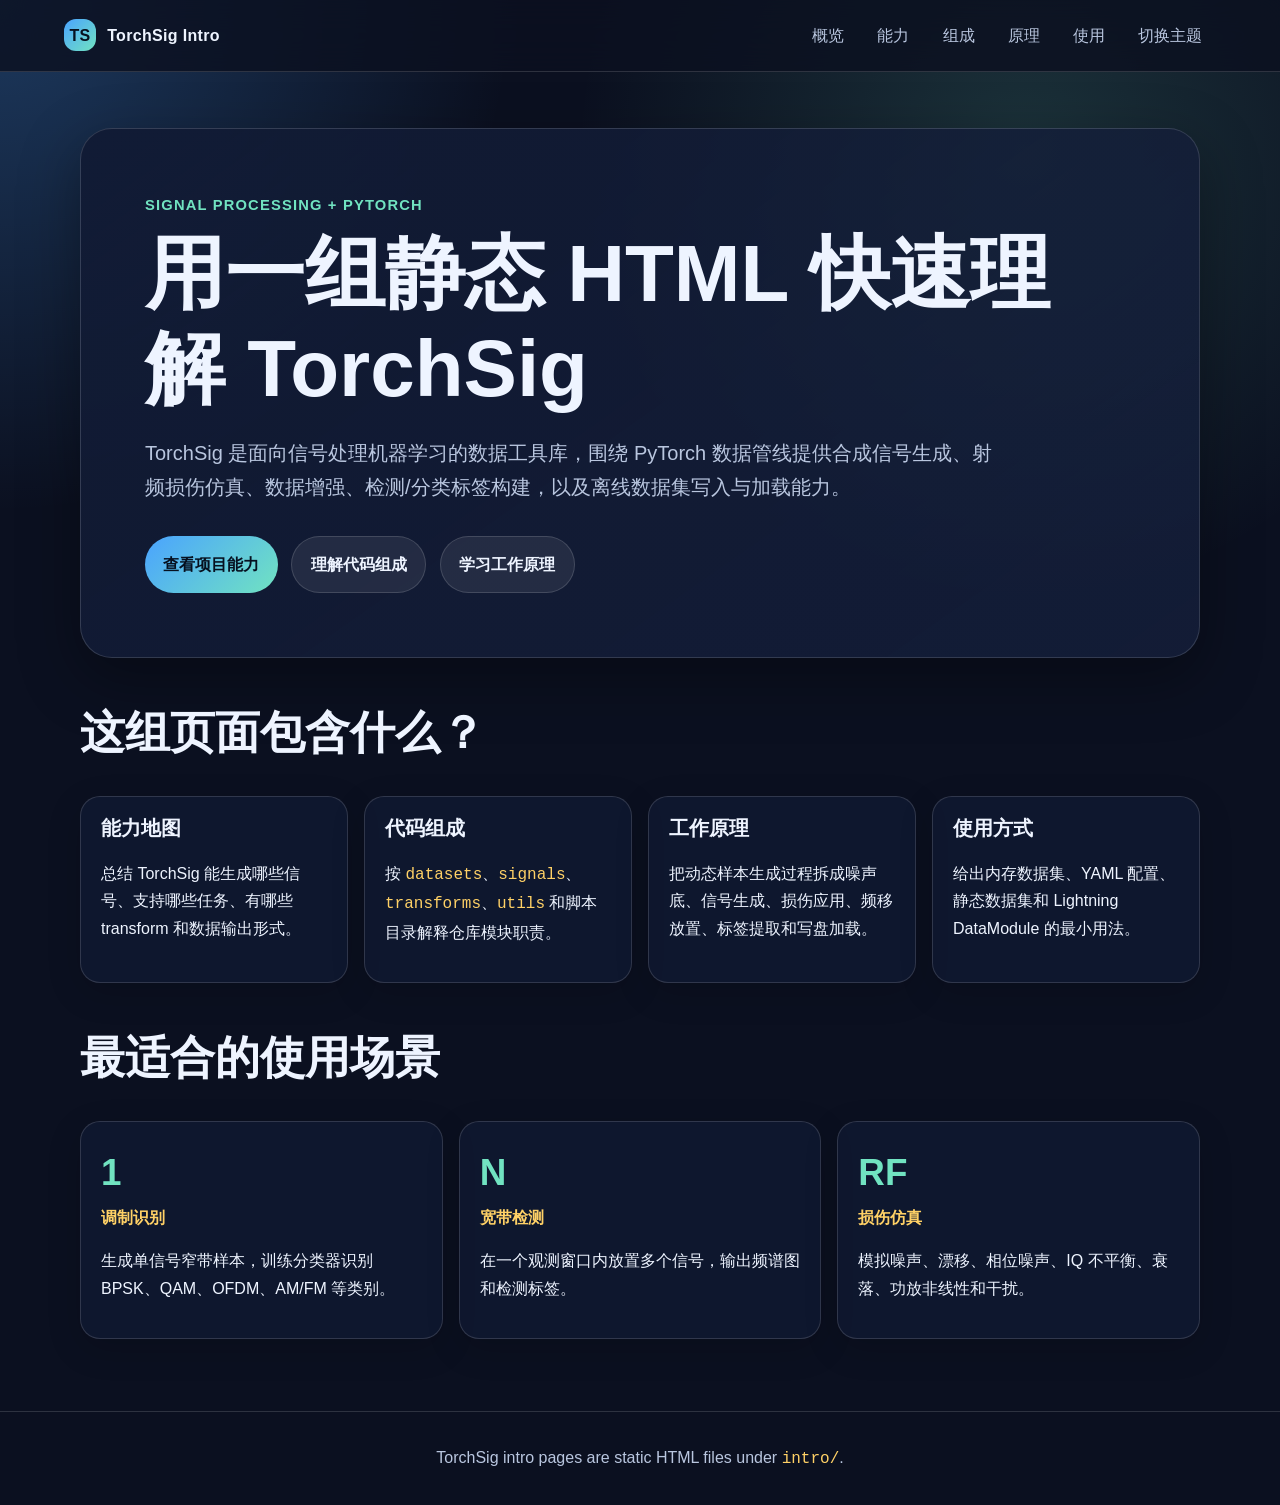
<file: intro/index.html>
<!doctype html>
<html lang="zh-CN">
<head>
  <meta charset="utf-8">
  <meta name="viewport" content="width=device-width, initial-scale=1">
  <title>TorchSig 项目介绍 | 概览</title>
  <meta name="description" content="TorchSig 项目能力、组成和工作原理的中文 HTML 介绍。">
  <link rel="stylesheet" href="assets/style.css">
</head>
<body>
<nav class="nav" aria-label="TorchSig intro navigation">
  <a class="brand" href="index.html"><span class="brand-mark">TS</span><span>TorchSig Intro</span></a>
  <div class="nav-links">
    <a href="index.html">概览</a>
    <a href="capabilities.html">能力</a>
    <a href="architecture.html">组成</a>
    <a href="workflow.html">原理</a>
    <a href="usage.html">使用</a>
    <button class="theme-toggle" type="button" data-theme-toggle>切换主题</button>
  </div>
</nav>
<main>
  <section class="hero">
    <div class="eyebrow">Signal Processing + PyTorch</div>
    <h1>用一组静态 HTML 快速理解 TorchSig</h1>
    <p class="lead">TorchSig 是面向信号处理机器学习的数据工具库，围绕 PyTorch 数据管线提供合成信号生成、射频损伤仿真、数据增强、检测/分类标签构建，以及离线数据集写入与加载能力。</p>
    <div class="actions">
      <a class="button primary" href="capabilities.html">查看项目能力</a>
      <a class="button" href="architecture.html">理解代码组成</a>
      <a class="button" href="workflow.html">学习工作原理</a>
    </div>
  </section>

  <section>
    <h2>这组页面包含什么？</h2>
    <div class="grid">
      <article class="card">
        <h3>能力地图</h3>
        <p>总结 TorchSig 能生成哪些信号、支持哪些任务、有哪些 transform 和数据输出形式。</p>
      </article>
      <article class="card">
        <h3>代码组成</h3>
        <p>按 <code>datasets</code>、<code>signals</code>、<code>transforms</code>、<code>utils</code> 和脚本目录解释仓库模块职责。</p>
      </article>
      <article class="card">
        <h3>工作原理</h3>
        <p>把动态样本生成过程拆成噪声底、信号生成、损伤应用、频移放置、标签提取和写盘加载。</p>
      </article>
      <article class="card">
        <h3>使用方式</h3>
        <p>给出内存数据集、YAML 配置、静态数据集和 Lightning DataModule 的最小用法。</p>
      </article>
    </div>
  </section>

  <section>
    <h2>最适合的使用场景</h2>
    <div class="grid">
      <div class="card"><div class="kpi">1</div><strong>调制识别</strong><p>生成单信号窄带样本，训练分类器识别 BPSK、QAM、OFDM、AM/FM 等类别。</p></div>
      <div class="card"><div class="kpi">N</div><strong>宽带检测</strong><p>在一个观测窗口内放置多个信号，输出频谱图和检测标签。</p></div>
      <div class="card"><div class="kpi">RF</div><strong>损伤仿真</strong><p>模拟噪声、漂移、相位噪声、IQ 不平衡、衰落、功放非线性和干扰。</p></div>
    </div>
  </section>
</main>
<footer class="footer">TorchSig intro pages are static HTML files under <code>intro/</code>.</footer>
<script src="assets/main.js"></script>
</body>
</html>
</file>
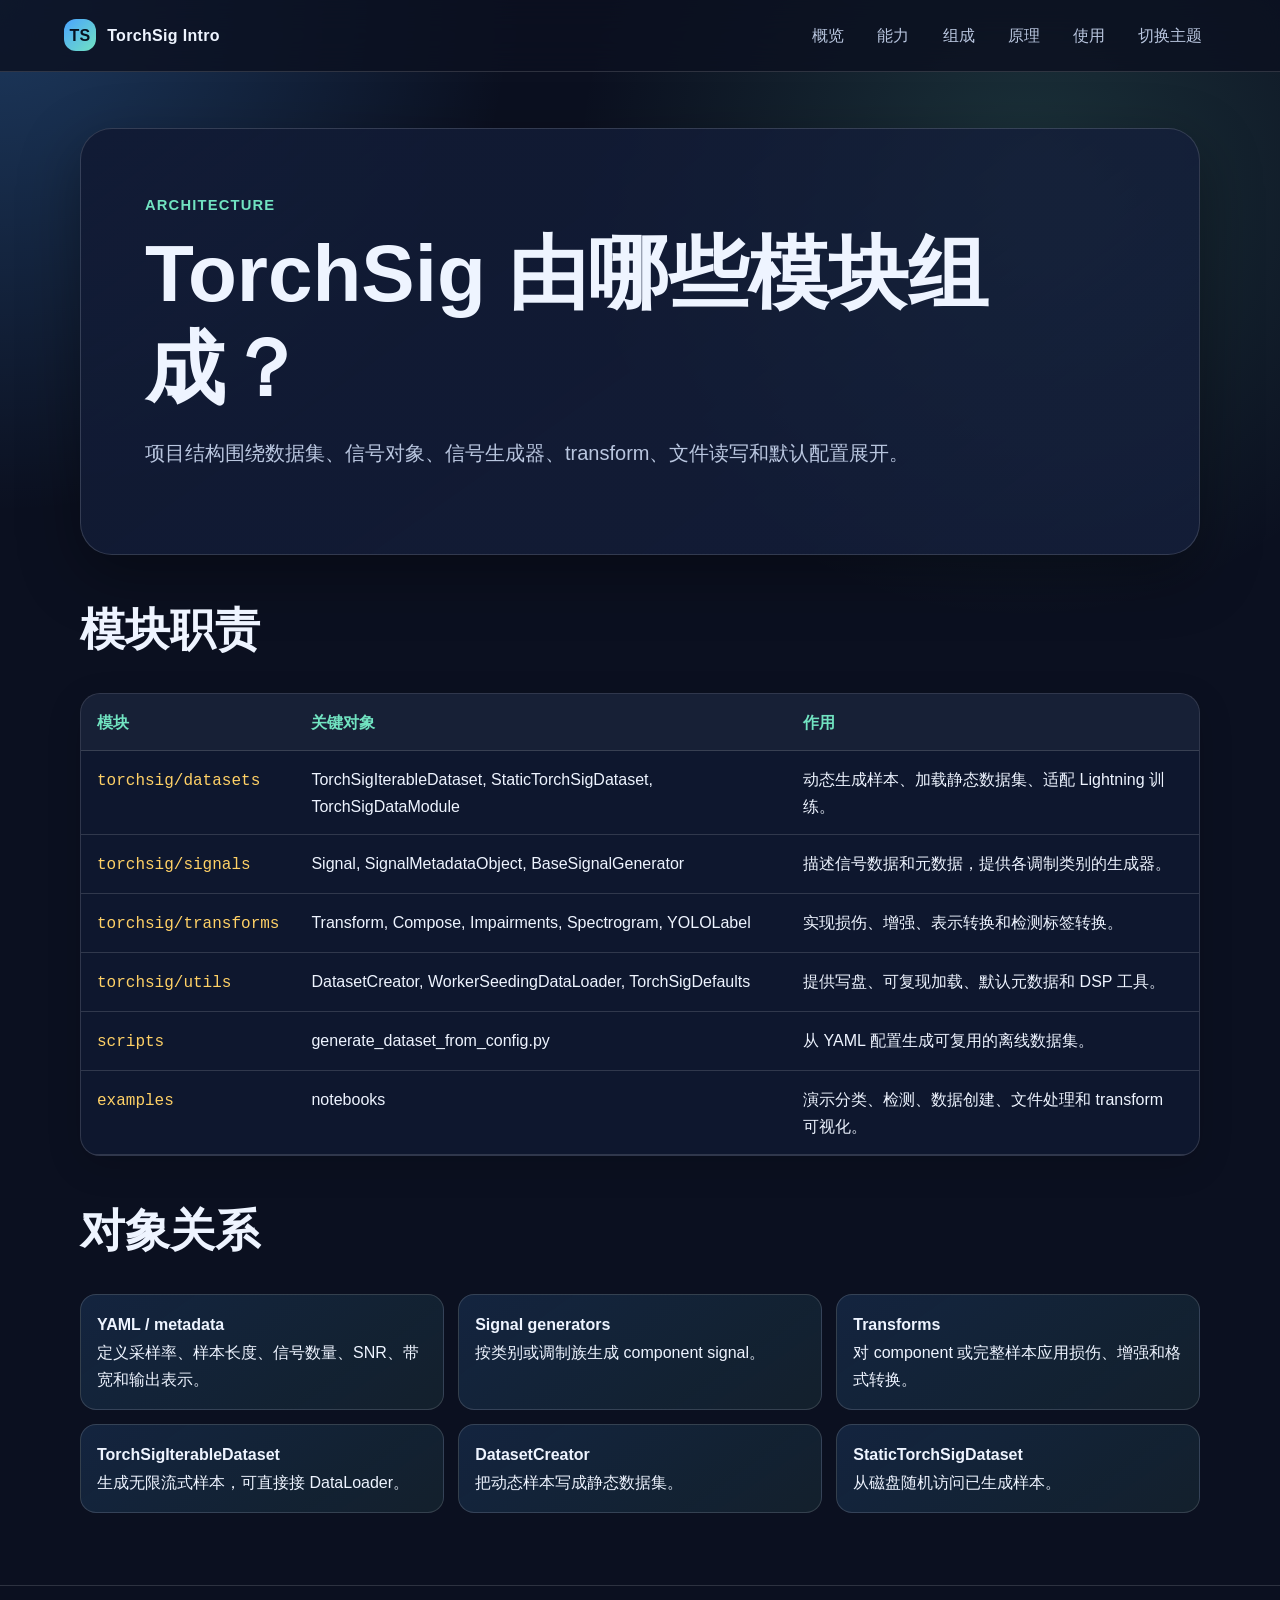
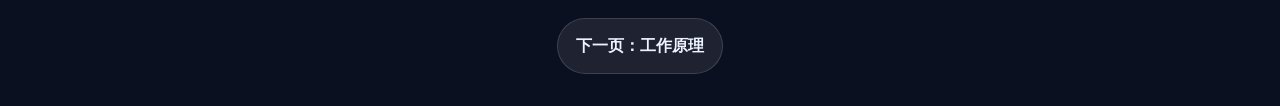
<file: intro/architecture.html>
<!doctype html>
<html lang="zh-CN">
<head>
  <meta charset="utf-8">
  <meta name="viewport" content="width=device-width, initial-scale=1">
  <title>TorchSig 项目介绍 | 组成</title>
  <link rel="stylesheet" href="assets/style.css">
</head>
<body>
<nav class="nav" aria-label="TorchSig intro navigation">
  <a class="brand" href="index.html"><span class="brand-mark">TS</span><span>TorchSig Intro</span></a>
  <div class="nav-links">
    <a href="index.html">概览</a>
    <a href="capabilities.html">能力</a>
    <a href="architecture.html">组成</a>
    <a href="workflow.html">原理</a>
    <a href="usage.html">使用</a>
    <button class="theme-toggle" type="button" data-theme-toggle>切换主题</button>
  </div>
</nav>
<main>
  <section class="hero">
    <div class="eyebrow">Architecture</div>
    <h1>TorchSig 由哪些模块组成？</h1>
    <p class="lead">项目结构围绕数据集、信号对象、信号生成器、transform、文件读写和默认配置展开。</p>
  </section>

  <section>
    <h2>模块职责</h2>
    <div class="table-wrap">
      <table>
        <thead><tr><th>模块</th><th>关键对象</th><th>作用</th></tr></thead>
        <tbody>
          <tr><td><code>torchsig/datasets</code></td><td>TorchSigIterableDataset, StaticTorchSigDataset, TorchSigDataModule</td><td>动态生成样本、加载静态数据集、适配 Lightning 训练。</td></tr>
          <tr><td><code>torchsig/signals</code></td><td>Signal, SignalMetadataObject, BaseSignalGenerator</td><td>描述信号数据和元数据，提供各调制类别的生成器。</td></tr>
          <tr><td><code>torchsig/transforms</code></td><td>Transform, Compose, Impairments, Spectrogram, YOLOLabel</td><td>实现损伤、增强、表示转换和检测标签转换。</td></tr>
          <tr><td><code>torchsig/utils</code></td><td>DatasetCreator, WorkerSeedingDataLoader, TorchSigDefaults</td><td>提供写盘、可复现加载、默认元数据和 DSP 工具。</td></tr>
          <tr><td><code>scripts</code></td><td>generate_dataset_from_config.py</td><td>从 YAML 配置生成可复用的离线数据集。</td></tr>
          <tr><td><code>examples</code></td><td>notebooks</td><td>演示分类、检测、数据创建、文件处理和 transform 可视化。</td></tr>
        </tbody>
      </table>
    </div>
  </section>

  <section>
    <h2>对象关系</h2>
    <div class="diagram">
      <div class="diagram-row">
        <div class="node"><strong>YAML / metadata</strong><br>定义采样率、样本长度、信号数量、SNR、带宽和输出表示。</div>
        <div class="node"><strong>Signal generators</strong><br>按类别或调制族生成 component signal。</div>
        <div class="node"><strong>Transforms</strong><br>对 component 或完整样本应用损伤、增强和格式转换。</div>
      </div>
      <div class="diagram-row">
        <div class="node"><strong>TorchSigIterableDataset</strong><br>生成无限流式样本，可直接接 DataLoader。</div>
        <div class="node"><strong>DatasetCreator</strong><br>把动态样本写成静态数据集。</div>
        <div class="node"><strong>StaticTorchSigDataset</strong><br>从磁盘随机访问已生成样本。</div>
      </div>
    </div>
  </section>
</main>
<footer class="footer"><a class="button" href="workflow.html">下一页：工作原理</a></footer>
<script src="assets/main.js"></script>
</body>
</html>
</file>
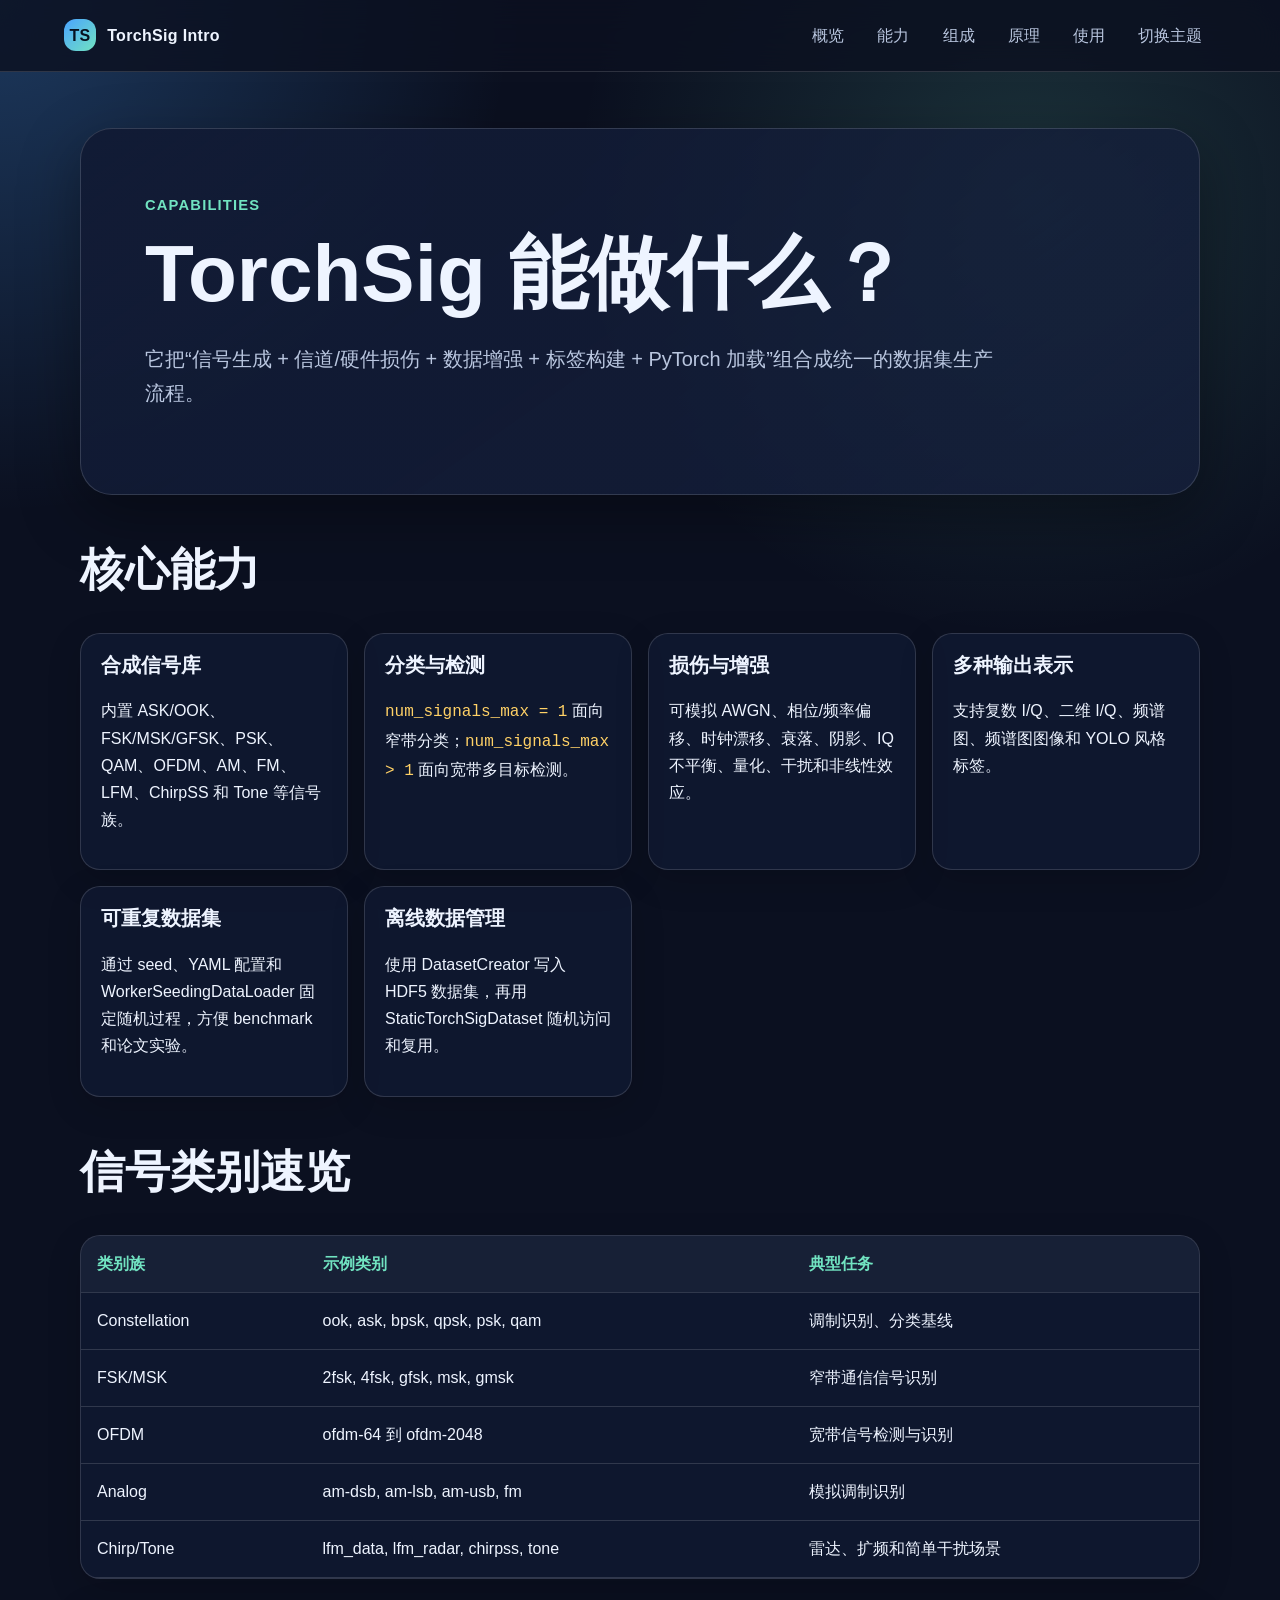
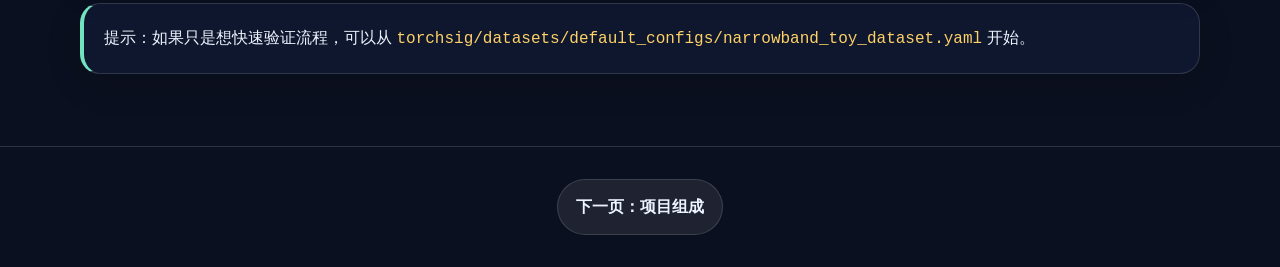
<file: intro/capabilities.html>
<!doctype html>
<html lang="zh-CN">
<head>
  <meta charset="utf-8">
  <meta name="viewport" content="width=device-width, initial-scale=1">
  <title>TorchSig 项目介绍 | 能力</title>
  <link rel="stylesheet" href="assets/style.css">
</head>
<body>
<nav class="nav" aria-label="TorchSig intro navigation">
  <a class="brand" href="index.html"><span class="brand-mark">TS</span><span>TorchSig Intro</span></a>
  <div class="nav-links">
    <a href="index.html">概览</a>
    <a href="capabilities.html">能力</a>
    <a href="architecture.html">组成</a>
    <a href="workflow.html">原理</a>
    <a href="usage.html">使用</a>
    <button class="theme-toggle" type="button" data-theme-toggle>切换主题</button>
  </div>
</nav>
<main>
  <section class="hero">
    <div class="eyebrow">Capabilities</div>
    <h1>TorchSig 能做什么？</h1>
    <p class="lead">它把“信号生成 + 信道/硬件损伤 + 数据增强 + 标签构建 + PyTorch 加载”组合成统一的数据集生产流程。</p>
  </section>

  <section>
    <h2>核心能力</h2>
    <div class="grid">
      <article class="card"><h3>合成信号库</h3><p>内置 ASK/OOK、FSK/MSK/GFSK、PSK、QAM、OFDM、AM、FM、LFM、ChirpSS 和 Tone 等信号族。</p></article>
      <article class="card"><h3>分类与检测</h3><p><code>num_signals_max = 1</code> 面向窄带分类；<code>num_signals_max &gt; 1</code> 面向宽带多目标检测。</p></article>
      <article class="card"><h3>损伤与增强</h3><p>可模拟 AWGN、相位/频率偏移、时钟漂移、衰落、阴影、IQ 不平衡、量化、干扰和非线性效应。</p></article>
      <article class="card"><h3>多种输出表示</h3><p>支持复数 I/Q、二维 I/Q、频谱图、频谱图图像和 YOLO 风格标签。</p></article>
      <article class="card"><h3>可重复数据集</h3><p>通过 seed、YAML 配置和 WorkerSeedingDataLoader 固定随机过程，方便 benchmark 和论文实验。</p></article>
      <article class="card"><h3>离线数据管理</h3><p>使用 DatasetCreator 写入 HDF5 数据集，再用 StaticTorchSigDataset 随机访问和复用。</p></article>
    </div>
  </section>

  <section>
    <h2>信号类别速览</h2>
    <div class="table-wrap">
      <table>
        <thead><tr><th>类别族</th><th>示例类别</th><th>典型任务</th></tr></thead>
        <tbody>
          <tr><td>Constellation</td><td>ook, ask, bpsk, qpsk, psk, qam</td><td>调制识别、分类基线</td></tr>
          <tr><td>FSK/MSK</td><td>2fsk, 4fsk, gfsk, msk, gmsk</td><td>窄带通信信号识别</td></tr>
          <tr><td>OFDM</td><td>ofdm-64 到 ofdm-2048</td><td>宽带信号检测与识别</td></tr>
          <tr><td>Analog</td><td>am-dsb, am-lsb, am-usb, fm</td><td>模拟调制识别</td></tr>
          <tr><td>Chirp/Tone</td><td>lfm_data, lfm_radar, chirpss, tone</td><td>雷达、扩频和简单干扰场景</td></tr>
        </tbody>
      </table>
    </div>
  </section>

  <div class="callout">提示：如果只是想快速验证流程，可以从 <code>torchsig/datasets/default_configs/narrowband_toy_dataset.yaml</code> 开始。</div>
</main>
<footer class="footer"><a class="button" href="architecture.html">下一页：项目组成</a></footer>
<script src="assets/main.js"></script>
</body>
</html>
</file>
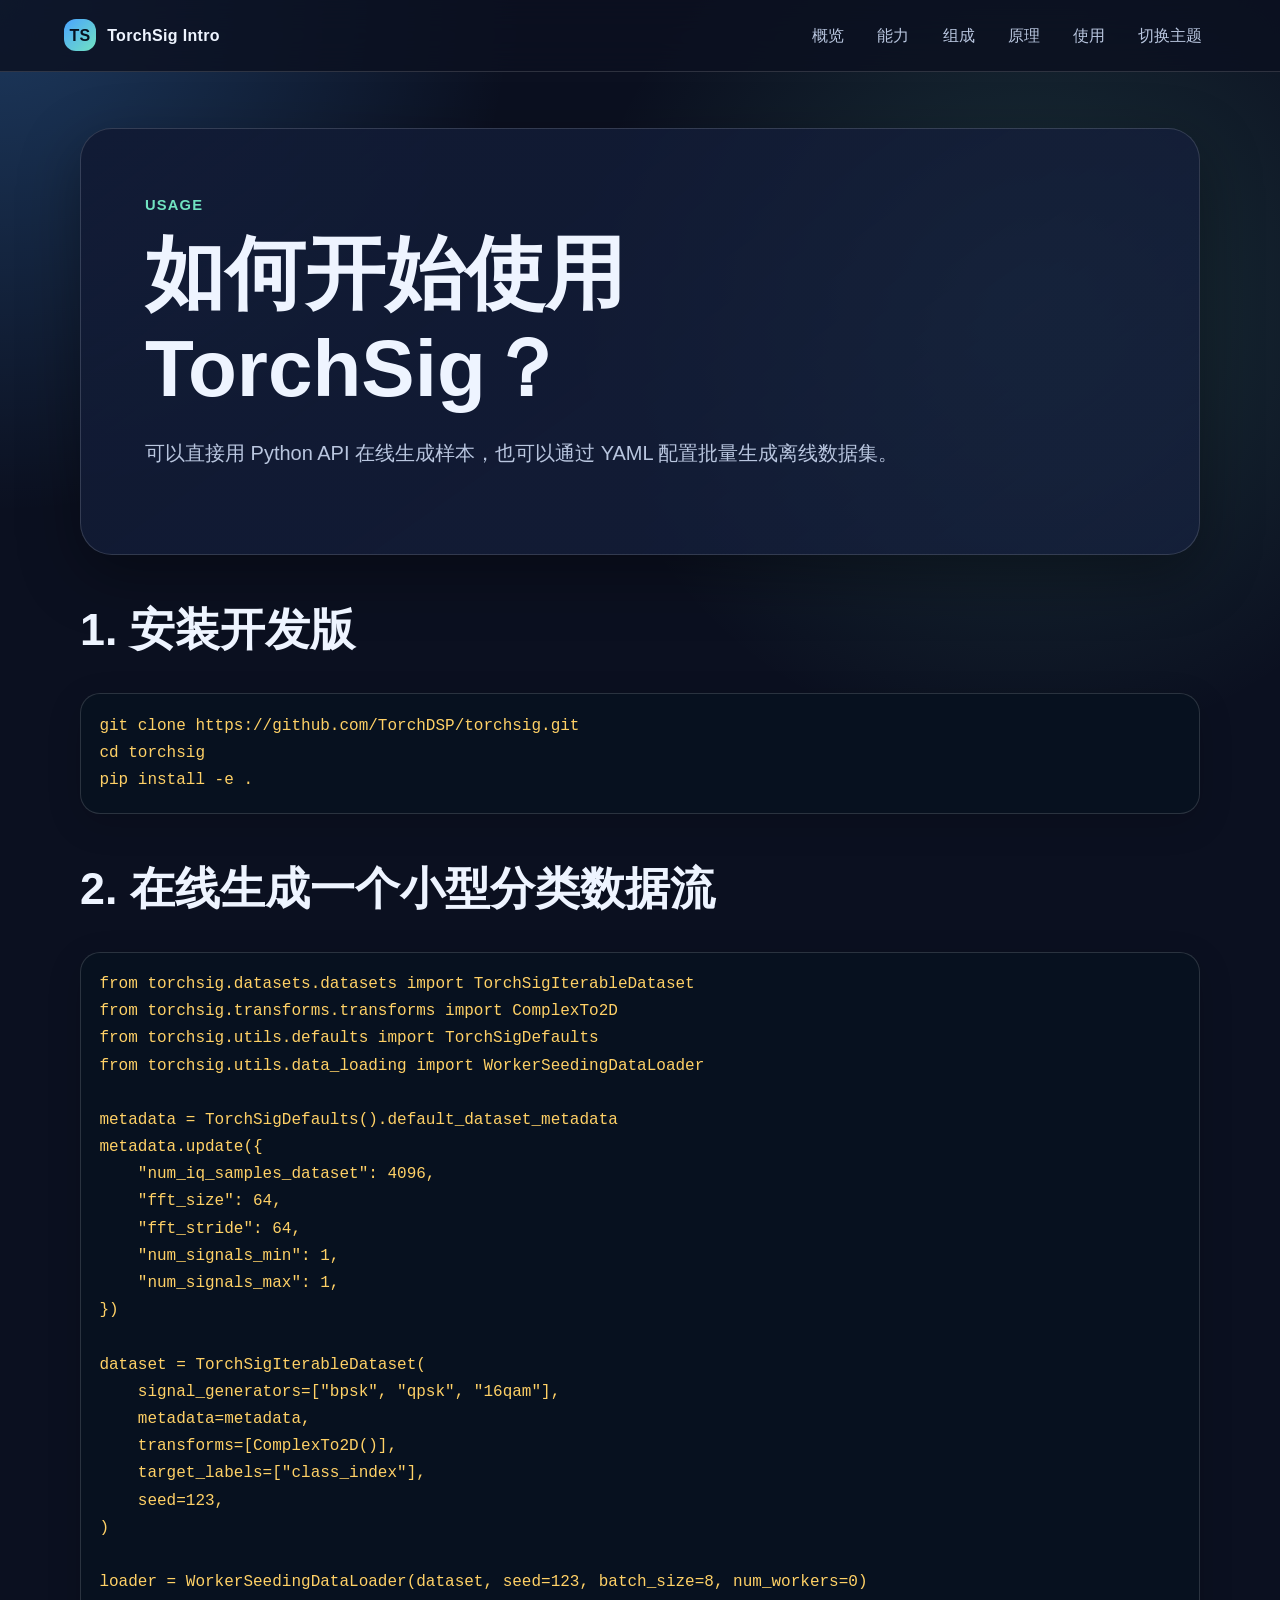
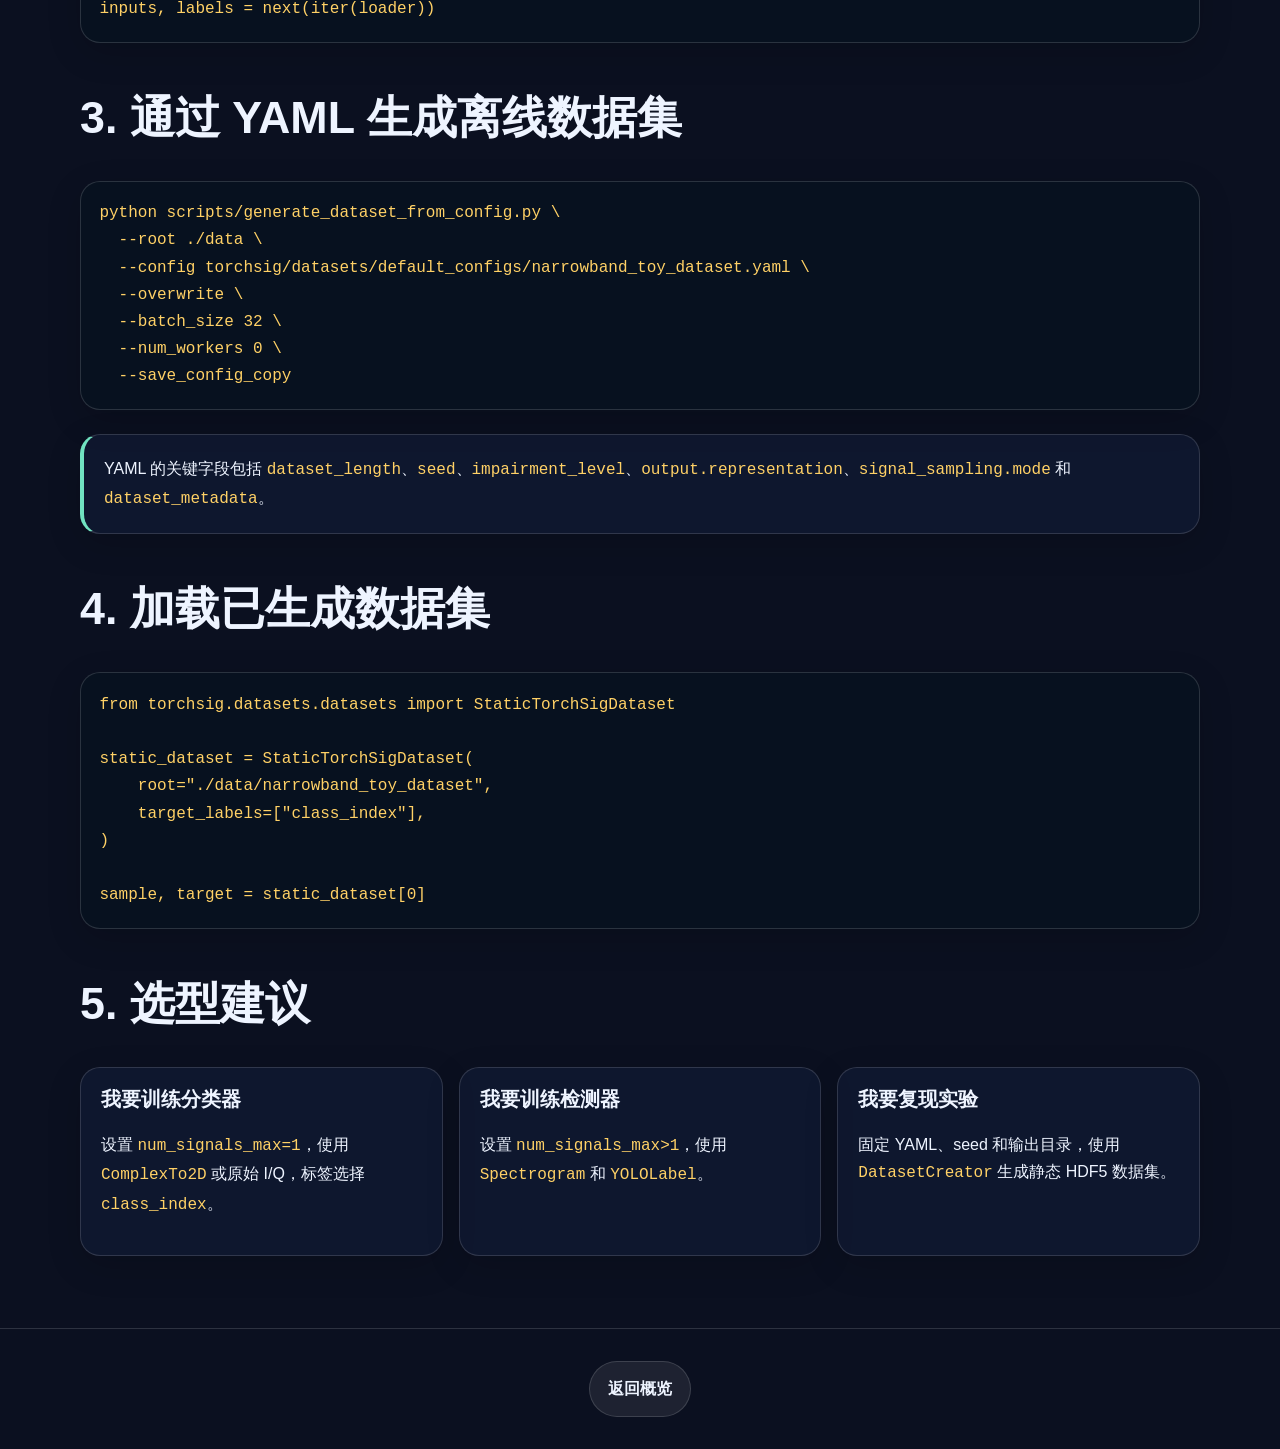
<file: intro/usage.html>
<!doctype html>
<html lang="zh-CN">
<head>
  <meta charset="utf-8">
  <meta name="viewport" content="width=device-width, initial-scale=1">
  <title>TorchSig 项目介绍 | 使用</title>
  <link rel="stylesheet" href="assets/style.css">
</head>
<body>
<nav class="nav" aria-label="TorchSig intro navigation">
  <a class="brand" href="index.html"><span class="brand-mark">TS</span><span>TorchSig Intro</span></a>
  <div class="nav-links">
    <a href="index.html">概览</a>
    <a href="capabilities.html">能力</a>
    <a href="architecture.html">组成</a>
    <a href="workflow.html">原理</a>
    <a href="usage.html">使用</a>
    <button class="theme-toggle" type="button" data-theme-toggle>切换主题</button>
  </div>
</nav>
<main>
  <section class="hero">
    <div class="eyebrow">Usage</div>
    <h1>如何开始使用 TorchSig？</h1>
    <p class="lead">可以直接用 Python API 在线生成样本，也可以通过 YAML 配置批量生成离线数据集。</p>
  </section>

  <section>
    <h2>1. 安装开发版</h2>
    <pre><code>git clone https://github.com/TorchDSP/torchsig.git
cd torchsig
pip install -e .</code></pre>
  </section>

  <section>
    <h2>2. 在线生成一个小型分类数据流</h2>
    <pre><code>from torchsig.datasets.datasets import TorchSigIterableDataset
from torchsig.transforms.transforms import ComplexTo2D
from torchsig.utils.defaults import TorchSigDefaults
from torchsig.utils.data_loading import WorkerSeedingDataLoader

metadata = TorchSigDefaults().default_dataset_metadata
metadata.update({
    "num_iq_samples_dataset": 4096,
    "fft_size": 64,
    "fft_stride": 64,
    "num_signals_min": 1,
    "num_signals_max": 1,
})

dataset = TorchSigIterableDataset(
    signal_generators=["bpsk", "qpsk", "16qam"],
    metadata=metadata,
    transforms=[ComplexTo2D()],
    target_labels=["class_index"],
    seed=123,
)

loader = WorkerSeedingDataLoader(dataset, seed=123, batch_size=8, num_workers=0)
inputs, labels = next(iter(loader))</code></pre>
  </section>

  <section>
    <h2>3. 通过 YAML 生成离线数据集</h2>
    <pre><code>python scripts/generate_dataset_from_config.py \
  --root ./data \
  --config torchsig/datasets/default_configs/narrowband_toy_dataset.yaml \
  --overwrite \
  --batch_size 32 \
  --num_workers 0 \
  --save_config_copy</code></pre>
    <div class="callout">YAML 的关键字段包括 <code>dataset_length</code>、<code>seed</code>、<code>impairment_level</code>、<code>output.representation</code>、<code>signal_sampling.mode</code> 和 <code>dataset_metadata</code>。</div>
  </section>

  <section>
    <h2>4. 加载已生成数据集</h2>
    <pre><code>from torchsig.datasets.datasets import StaticTorchSigDataset

static_dataset = StaticTorchSigDataset(
    root="./data/narrowband_toy_dataset",
    target_labels=["class_index"],
)

sample, target = static_dataset[0]</code></pre>
  </section>

  <section>
    <h2>5. 选型建议</h2>
    <div class="grid">
      <article class="card"><h3>我要训练分类器</h3><p>设置 <code>num_signals_max=1</code>，使用 <code>ComplexTo2D</code> 或原始 I/Q，标签选择 <code>class_index</code>。</p></article>
      <article class="card"><h3>我要训练检测器</h3><p>设置 <code>num_signals_max&gt;1</code>，使用 <code>Spectrogram</code> 和 <code>YOLOLabel</code>。</p></article>
      <article class="card"><h3>我要复现实验</h3><p>固定 YAML、seed 和输出目录，使用 <code>DatasetCreator</code> 生成静态 HDF5 数据集。</p></article>
    </div>
  </section>
</main>
<footer class="footer"><a class="button" href="index.html">返回概览</a></footer>
<script src="assets/main.js"></script>
</body>
</html>
</file>
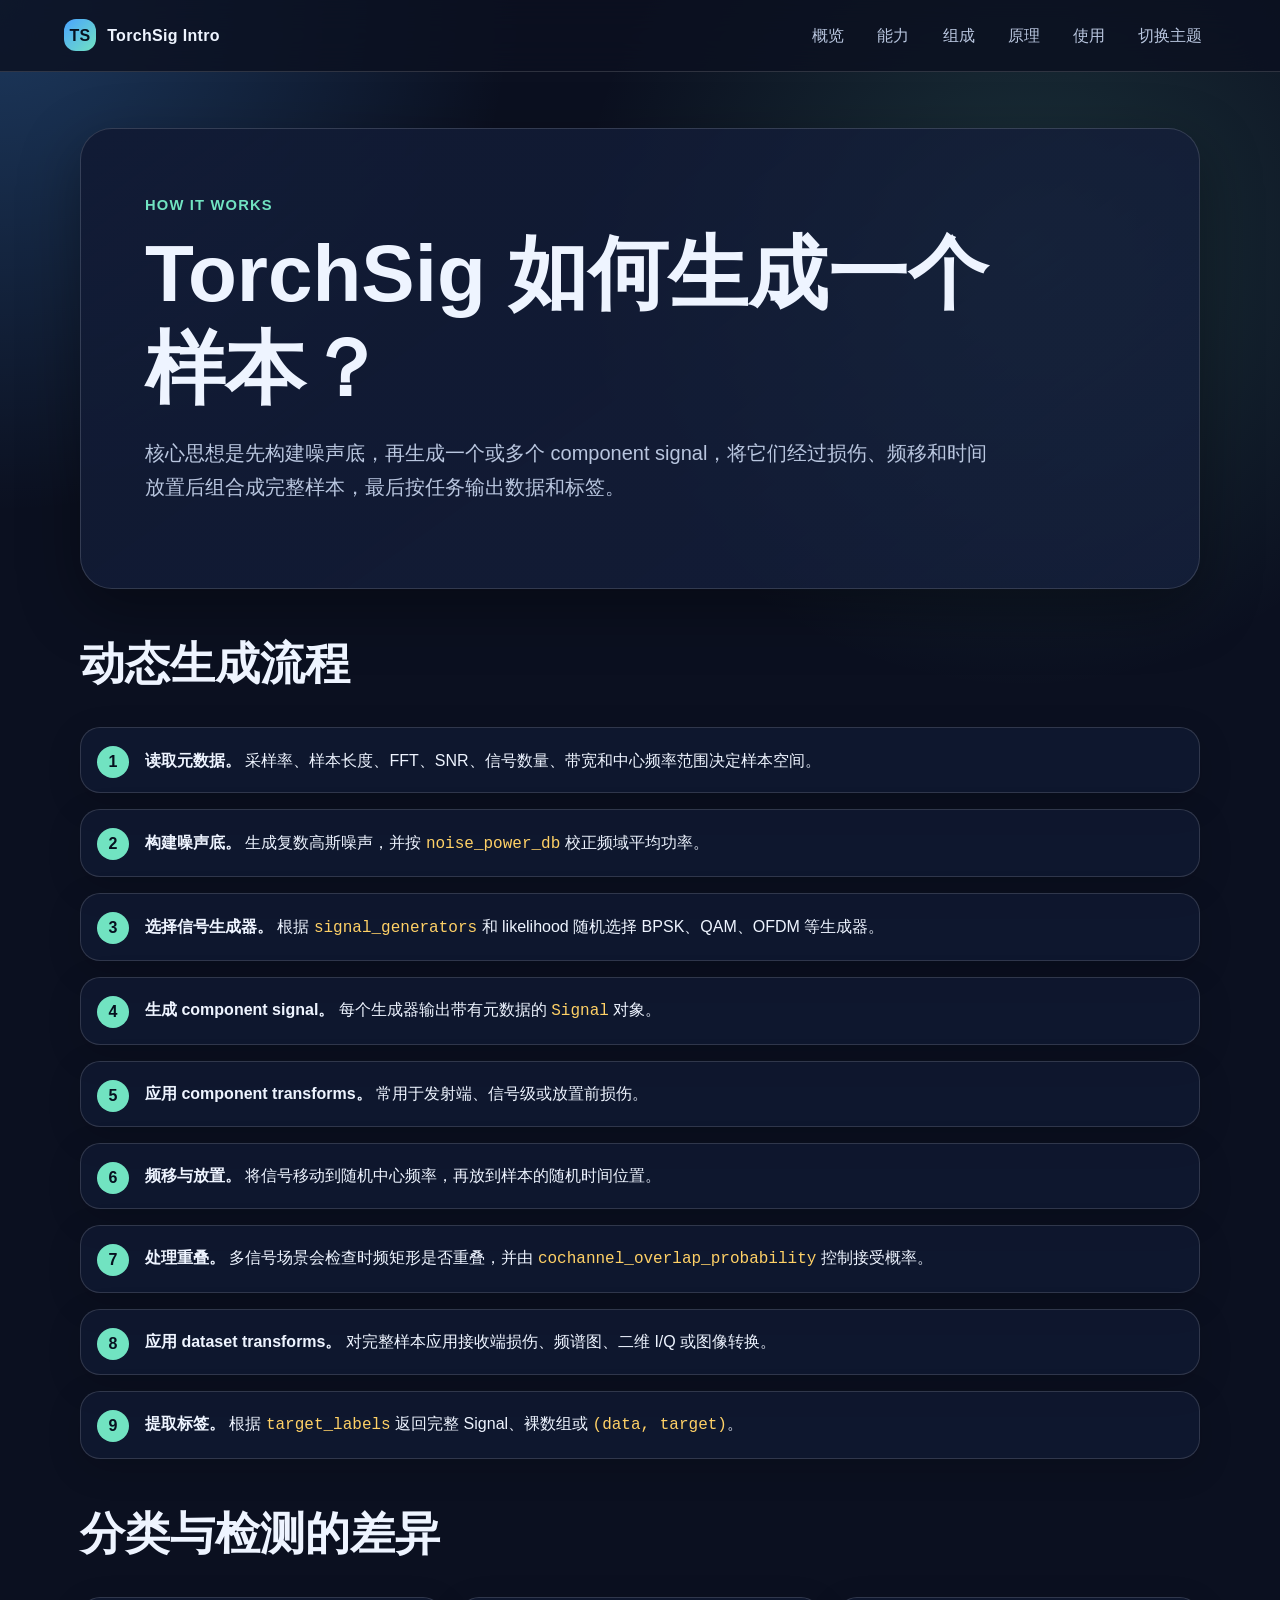
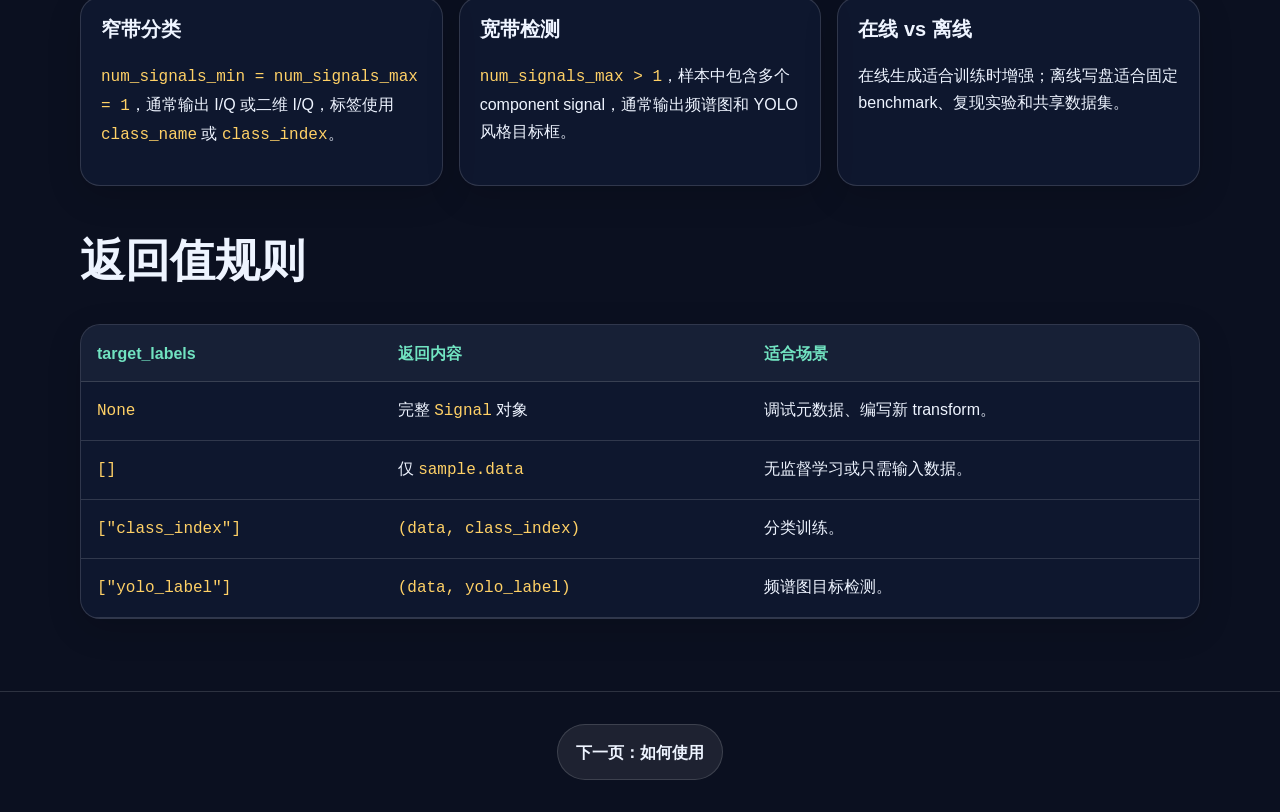
<file: intro/workflow.html>
<!doctype html>
<html lang="zh-CN">
<head>
  <meta charset="utf-8">
  <meta name="viewport" content="width=device-width, initial-scale=1">
  <title>TorchSig 项目介绍 | 工作原理</title>
  <link rel="stylesheet" href="assets/style.css">
</head>
<body>
<nav class="nav" aria-label="TorchSig intro navigation">
  <a class="brand" href="index.html"><span class="brand-mark">TS</span><span>TorchSig Intro</span></a>
  <div class="nav-links">
    <a href="index.html">概览</a>
    <a href="capabilities.html">能力</a>
    <a href="architecture.html">组成</a>
    <a href="workflow.html">原理</a>
    <a href="usage.html">使用</a>
    <button class="theme-toggle" type="button" data-theme-toggle>切换主题</button>
  </div>
</nav>
<main>
  <section class="hero">
    <div class="eyebrow">How it works</div>
    <h1>TorchSig 如何生成一个样本？</h1>
    <p class="lead">核心思想是先构建噪声底，再生成一个或多个 component signal，将它们经过损伤、频移和时间放置后组合成完整样本，最后按任务输出数据和标签。</p>
  </section>

  <section>
    <h2>动态生成流程</h2>
    <ol class="timeline">
      <li><strong>读取元数据。</strong> 采样率、样本长度、FFT、SNR、信号数量、带宽和中心频率范围决定样本空间。</li>
      <li><strong>构建噪声底。</strong> 生成复数高斯噪声，并按 <code>noise_power_db</code> 校正频域平均功率。</li>
      <li><strong>选择信号生成器。</strong> 根据 <code>signal_generators</code> 和 likelihood 随机选择 BPSK、QAM、OFDM 等生成器。</li>
      <li><strong>生成 component signal。</strong> 每个生成器输出带有元数据的 <code>Signal</code> 对象。</li>
      <li><strong>应用 component transforms。</strong> 常用于发射端、信号级或放置前损伤。</li>
      <li><strong>频移与放置。</strong> 将信号移动到随机中心频率，再放到样本的随机时间位置。</li>
      <li><strong>处理重叠。</strong> 多信号场景会检查时频矩形是否重叠，并由 <code>cochannel_overlap_probability</code> 控制接受概率。</li>
      <li><strong>应用 dataset transforms。</strong> 对完整样本应用接收端损伤、频谱图、二维 I/Q 或图像转换。</li>
      <li><strong>提取标签。</strong> 根据 <code>target_labels</code> 返回完整 Signal、裸数组或 <code>(data, target)</code>。</li>
    </ol>
  </section>

  <section>
    <h2>分类与检测的差异</h2>
    <div class="grid">
      <article class="card">
        <h3>窄带分类</h3>
        <p><code>num_signals_min = num_signals_max = 1</code>，通常输出 I/Q 或二维 I/Q，标签使用 <code>class_name</code> 或 <code>class_index</code>。</p>
      </article>
      <article class="card">
        <h3>宽带检测</h3>
        <p><code>num_signals_max &gt; 1</code>，样本中包含多个 component signal，通常输出频谱图和 YOLO 风格目标框。</p>
      </article>
      <article class="card">
        <h3>在线 vs 离线</h3>
        <p>在线生成适合训练时增强；离线写盘适合固定 benchmark、复现实验和共享数据集。</p>
      </article>
    </div>
  </section>

  <section>
    <h2>返回值规则</h2>
    <div class="table-wrap">
      <table>
        <thead><tr><th>target_labels</th><th>返回内容</th><th>适合场景</th></tr></thead>
        <tbody>
          <tr><td><code>None</code></td><td>完整 <code>Signal</code> 对象</td><td>调试元数据、编写新 transform。</td></tr>
          <tr><td><code>[]</code></td><td>仅 <code>sample.data</code></td><td>无监督学习或只需输入数据。</td></tr>
          <tr><td><code>["class_index"]</code></td><td><code>(data, class_index)</code></td><td>分类训练。</td></tr>
          <tr><td><code>["yolo_label"]</code></td><td><code>(data, yolo_label)</code></td><td>频谱图目标检测。</td></tr>
        </tbody>
      </table>
    </div>
  </section>
</main>
<footer class="footer"><a class="button" href="usage.html">下一页：如何使用</a></footer>
<script src="assets/main.js"></script>
</body>
</html>
</file>
<file: intro/assets/style.css>
:root {
  --bg: #0b1020;
  --panel: #111a33;
  --panel-2: #16213f;
  --text: #eef4ff;
  --muted: #b9c6df;
  --brand: #4aa3ff;
  --brand-2: #71e3c1;
  --accent: #ffd166;
  --border: rgba(255, 255, 255, 0.14);
  --shadow: 0 20px 60px rgba(0, 0, 0, 0.35);
}

* {
  box-sizing: border-box;
}

body {
  margin: 0;
  font-family: -apple-system, BlinkMacSystemFont, "Segoe UI", "Noto Sans SC", "Microsoft YaHei", sans-serif;
  color: var(--text);
  background:
    radial-gradient(circle at top left, rgba(74, 163, 255, 0.28), transparent 32rem),
    radial-gradient(circle at 80% 10%, rgba(113, 227, 193, 0.16), transparent 28rem),
    var(--bg);
  line-height: 1.7;
}

body.light {
  --bg: #f7fbff;
  --panel: #ffffff;
  --panel-2: #eef5ff;
  --text: #12213a;
  --muted: #52637d;
  --border: rgba(18, 33, 58, 0.14);
  --shadow: 0 16px 46px rgba(26, 56, 93, 0.14);
}

body.light .hero,
body.light .card,
body.light .callout,
body.light pre,
body.light .nav,
body.light .timeline li,
body.light .table-wrap {
  background-color: rgba(255, 255, 255, 0.86);
}

.nav {
  position: sticky;
  top: 0;
  z-index: 10;
  display: flex;
  align-items: center;
  justify-content: space-between;
  gap: 1rem;
  padding: 0.85rem min(5vw, 4rem);
  background: rgba(11, 16, 32, 0.82);
  border-bottom: 1px solid var(--border);
  backdrop-filter: blur(18px);
}

.brand {
  display: flex;
  align-items: center;
  gap: 0.7rem;
  color: var(--text);
  font-weight: 800;
  text-decoration: none;
  letter-spacing: 0.02em;
}

.brand-mark {
  display: inline-grid;
  width: 2rem;
  height: 2rem;
  place-items: center;
  border-radius: 0.75rem;
  color: #07111f;
  background: linear-gradient(135deg, var(--brand), var(--brand-2));
  font-weight: 900;
}

.nav-links {
  display: flex;
  flex-wrap: wrap;
  gap: 0.35rem;
  justify-content: flex-end;
}

.nav-links a,
.theme-toggle {
  color: var(--muted);
  border: 1px solid transparent;
  border-radius: 999px;
  padding: 0.45rem 0.8rem;
  text-decoration: none;
  background: transparent;
  cursor: pointer;
  font: inherit;
}

.nav-links a:hover,
.nav-links a.active,
.theme-toggle:hover {
  color: var(--text);
  border-color: var(--border);
  background: rgba(74, 163, 255, 0.12);
}

main {
  width: min(1120px, 92vw);
  margin: 0 auto;
  padding: 3.5rem 0 4.5rem;
}

.hero {
  padding: clamp(2rem, 5vw, 4rem);
  border: 1px solid var(--border);
  border-radius: 2rem;
  background: linear-gradient(145deg, rgba(17, 26, 51, 0.92), rgba(22, 33, 63, 0.72));
  box-shadow: var(--shadow);
}

.eyebrow {
  color: var(--brand-2);
  font-size: 0.92rem;
  font-weight: 800;
  letter-spacing: 0.08em;
  text-transform: uppercase;
}

h1,
h2,
h3 {
  line-height: 1.18;
}

h1 {
  max-width: 920px;
  margin: 0.6rem 0 1rem;
  font-size: clamp(2.3rem, 7vw, 5rem);
}

h2 {
  margin-top: 3rem;
  font-size: clamp(1.8rem, 4vw, 2.8rem);
}

h3 {
  margin-top: 0;
  font-size: 1.25rem;
}

.lead {
  max-width: 860px;
  color: var(--muted);
  font-size: clamp(1.05rem, 2vw, 1.25rem);
}

.actions {
  display: flex;
  flex-wrap: wrap;
  gap: 0.85rem;
  margin-top: 2rem;
}

.button {
  display: inline-flex;
  align-items: center;
  justify-content: center;
  border: 1px solid var(--border);
  border-radius: 999px;
  padding: 0.85rem 1.15rem;
  color: var(--text);
  text-decoration: none;
  background: rgba(255, 255, 255, 0.08);
  font-weight: 750;
}

.button.primary {
  color: #06101f;
  border: none;
  background: linear-gradient(135deg, var(--brand), var(--brand-2));
}

.grid {
  display: grid;
  grid-template-columns: repeat(auto-fit, minmax(240px, 1fr));
  gap: 1rem;
  margin-top: 1.2rem;
}

.card,
.callout,
.timeline li,
.table-wrap,
pre {
  border: 1px solid var(--border);
  border-radius: 1.25rem;
  background: rgba(17, 26, 51, 0.75);
  box-shadow: 0 10px 34px rgba(0, 0, 0, 0.16);
}

.card {
  padding: 1.25rem;
}

.card strong {
  color: var(--accent);
}

.callout {
  margin-top: 1.5rem;
  padding: 1.25rem;
  border-left: 4px solid var(--brand-2);
}

.kpi {
  font-size: 2.3rem;
  color: var(--brand-2);
  font-weight: 900;
}

.timeline {
  display: grid;
  gap: 1rem;
  padding: 0;
  list-style: none;
  counter-reset: steps;
}

.timeline li {
  position: relative;
  padding: 1.15rem 1.15rem 1.15rem 4rem;
  counter-increment: steps;
}

.timeline li::before {
  position: absolute;
  left: 1rem;
  top: 1.1rem;
  display: grid;
  width: 2rem;
  height: 2rem;
  place-items: center;
  border-radius: 50%;
  color: #06101f;
  background: var(--brand-2);
  content: counter(steps);
  font-weight: 900;
}

.table-wrap {
  overflow: auto;
  margin-top: 1rem;
}

table {
  width: 100%;
  border-collapse: collapse;
  min-width: 720px;
}

th,
td {
  padding: 0.9rem 1rem;
  border-bottom: 1px solid var(--border);
  text-align: left;
  vertical-align: top;
}

th {
  color: var(--brand-2);
  background: rgba(255, 255, 255, 0.04);
}

code {
  color: var(--accent);
  font-family: "SFMono-Regular", Consolas, "Liberation Mono", monospace;
}

pre {
  overflow-x: auto;
  padding: 1.15rem;
  color: #e9f3ff;
  background: #07111f;
}

body.light pre {
  color: #e9f3ff;
  background: #07111f;
}

.footer {
  padding: 2rem min(5vw, 4rem);
  color: var(--muted);
  border-top: 1px solid var(--border);
  text-align: center;
}

.diagram {
  display: grid;
  gap: 0.9rem;
  margin-top: 1rem;
}

.diagram-row {
  display: grid;
  grid-template-columns: repeat(auto-fit, minmax(190px, 1fr));
  gap: 0.9rem;
}

.node {
  padding: 1rem;
  border: 1px solid var(--border);
  border-radius: 1rem;
  background: linear-gradient(145deg, rgba(74, 163, 255, 0.14), rgba(113, 227, 193, 0.08));
}

@media (max-width: 760px) {
  .nav {
    position: static;
    align-items: flex-start;
    flex-direction: column;
  }

  .nav-links {
    justify-content: flex-start;
  }

  main {
    padding-top: 2rem;
  }
}
</file>
